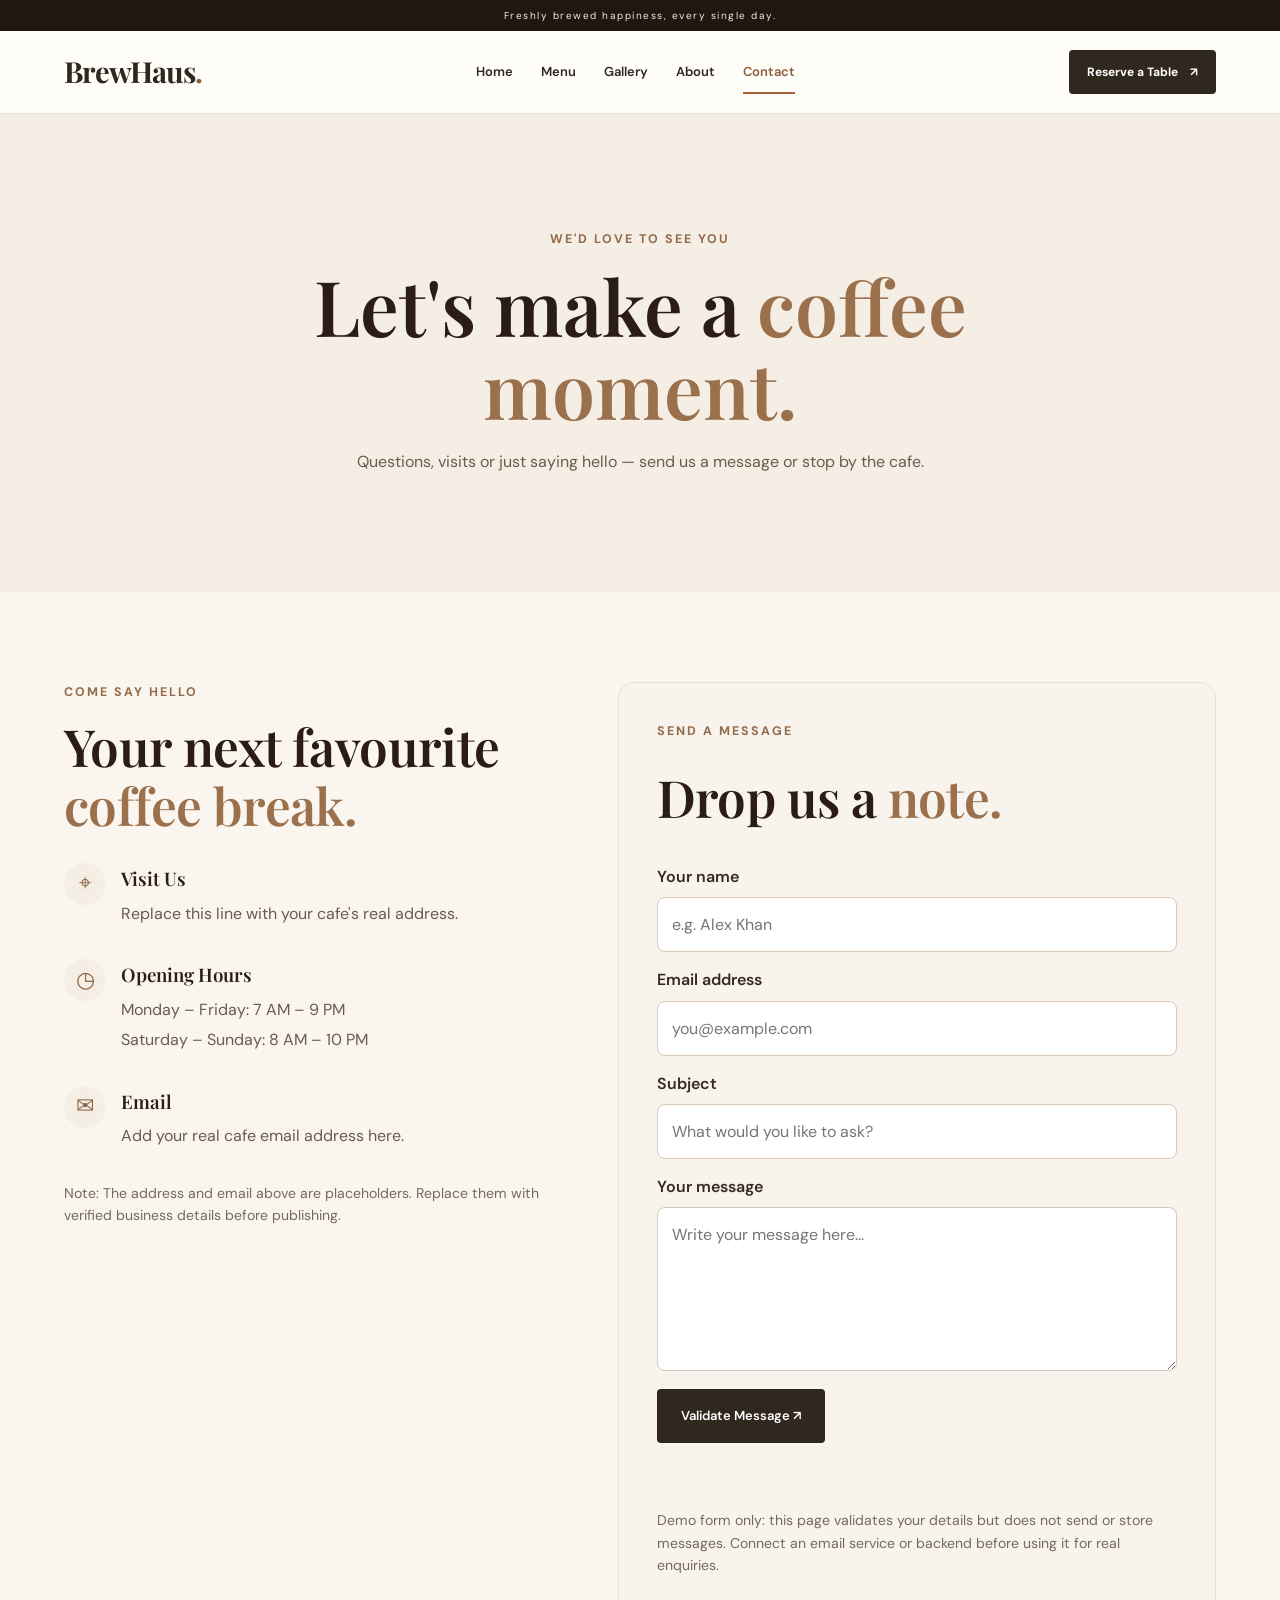
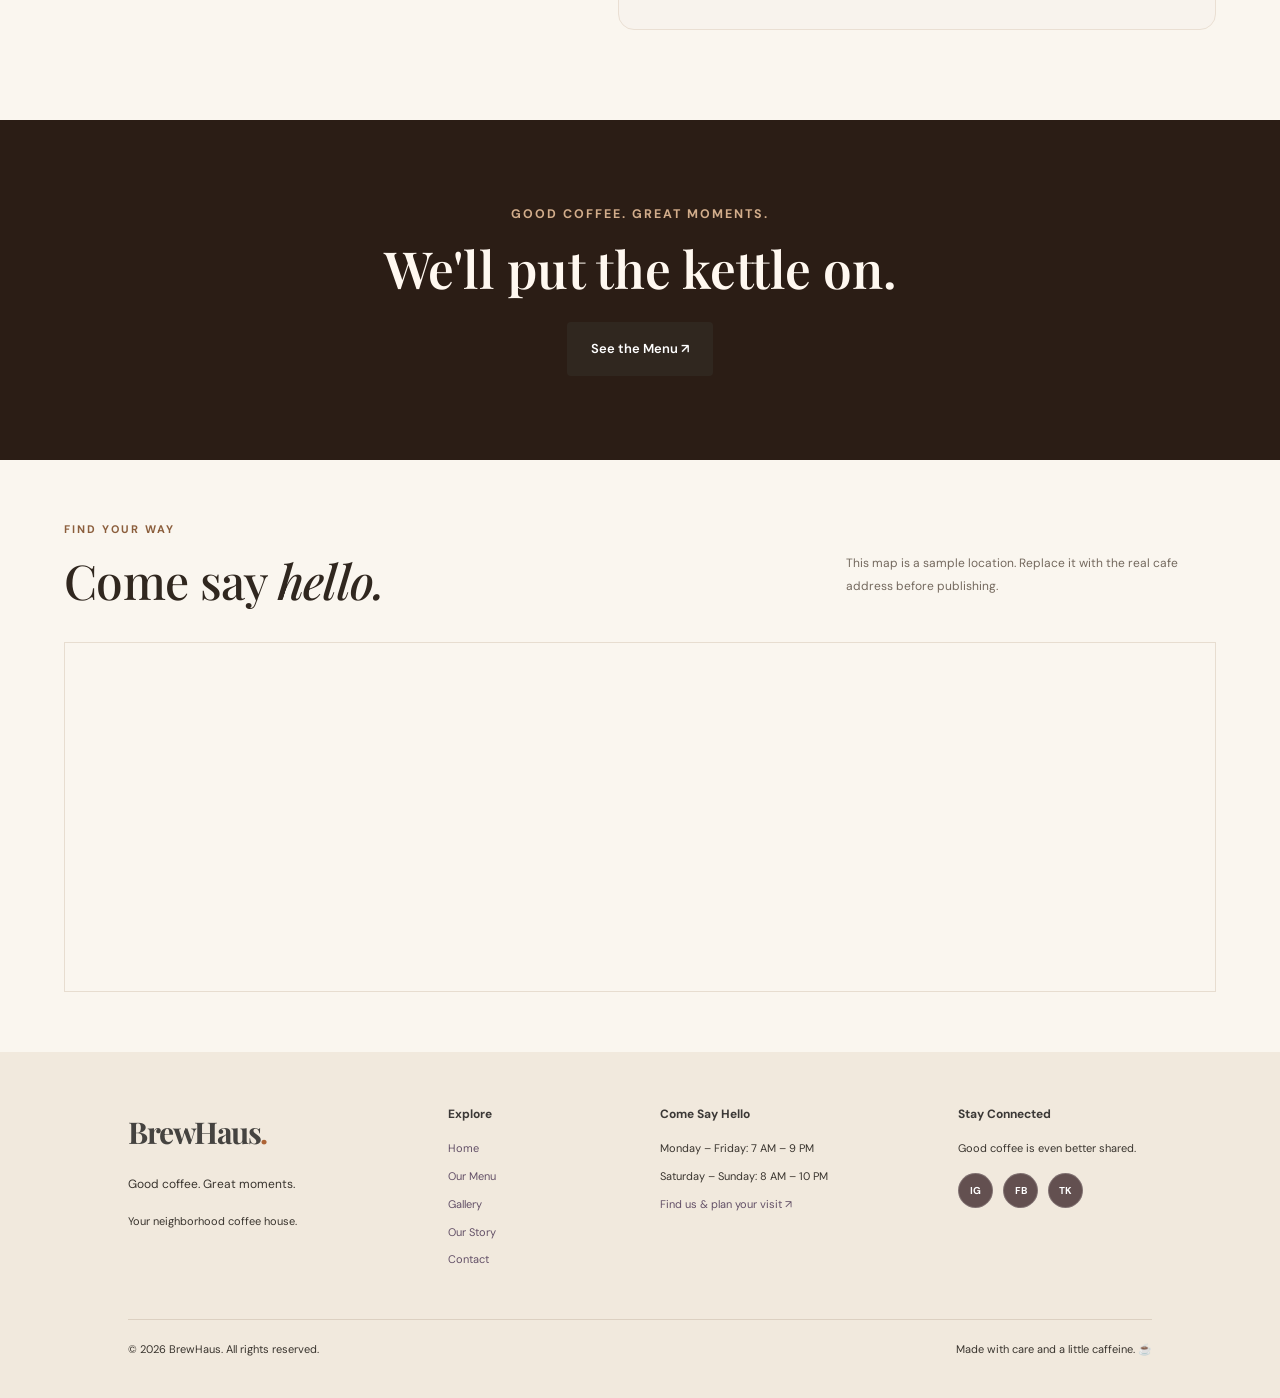
<file: contact.html>
<!DOCTYPE html>
<html lang="en">
<head>
  <meta charset="UTF-8">
  <meta name="viewport" content="width=device-width, initial-scale=1.0">
  <meta name="description" content="Contact BrewHaus Cafe, check opening hours and plan your visit.">
  <meta name="theme-color" content="#211710">
  <title>Contact & Visit | BrewHaus</title>
  <link rel="preconnect" href="https://fonts.googleapis.com">
  <link rel="preconnect" href="https://fonts.gstatic.com" crossorigin>
  <link href="https://fonts.googleapis.com/css2?family=DM+Sans:wght@400;500;600;700&family=Playfair+Display:wght@500;600;700&display=swap" rel="stylesheet">
  <link rel="stylesheet" href="css/style.css">
  <link rel="stylesheet" href="css/pages.css">
</head>
<body>
  <!-- Announcement bar -->
    <div class="announcement">
        <p>Freshly brewed happiness, every single day.</p>
    </div>

    <!-- Navigation -->
    <header class="site-header">
        <nav class="navbar container" aria-label="Main navigation">

            <a href="index.html" class="logo">
                BrewHaus<span>.</span>
            </a>

            <ul class="nav-links">
                <li><a href="index.html">Home</a></li>
                <li><a href="menu.html">Menu</a></li>
                <li><a href="gallery.html">Gallery</a></li>
                <li><a href="about.html">About</a></li>
                <li><a class="active" href="contact.html">Contact</a></li>
            </ul>

            <a href="contact.html" class="nav-cta">
                Reserve a Table <span aria-hidden="true">↗</span>
            </a>
        </nav>
    </header>

  <main>
    <section class="page-hero">
      <p class="eyebrow">WE'D LOVE TO SEE YOU</p>
      <h1>Let's make a <span>coffee moment.</span></h1>
      <p>Questions, visits or just saying hello — send us a message or stop by the cafe.</p>
    </section>
    <section class="page-section contact-layout">
      <div class="contact-details">
        <p class="eyebrow">COME SAY HELLO</p><h2>Your next favourite <span>coffee break.</span></h2>
        <div class="contact-detail"><span>⌖</span><div><h3>Visit Us</h3><p>Replace this line with your cafe's real address.</p></div></div>
        <div class="contact-detail"><span>◷</span><div><h3>Opening Hours</h3><p>Monday – Friday: 7 AM – 9 PM</p><p>Saturday – Sunday: 8 AM – 10 PM</p></div></div>
        <div class="contact-detail"><span>✉</span><div><h3>Email</h3><p>Add your real cafe email address here.</p></div></div>
        <p class="contact-note">Note: The address and email above are placeholders. Replace them with verified business details before publishing.</p>
      </div>
      <form id="contact-form" class="contact-form" novalidate>
        <p class="eyebrow">SEND A MESSAGE</p><h2>Drop us a <span>note.</span></h2>
        <label for="contact-name">Your name</label>
        <input id="contact-name" name="name" type="text" placeholder="e.g. Alex Khan" autocomplete="name" required minlength="2">
        <label for="contact-email">Email address</label>
        <input id="contact-email" name="email" type="email" placeholder="you@example.com" autocomplete="email" required>
        <label for="contact-subject">Subject</label>
        <input id="contact-subject" name="subject" type="text" placeholder="What would you like to ask?" required>
        <label for="contact-message">Your message</label>
        <textarea id="contact-message" name="message" rows="5" placeholder="Write your message here..." required minlength="10"></textarea>
        <button class="btn btn-primary" type="submit">Validate Message ↗</button>
        <p id="form-message" class="form-message" role="status" aria-live="polite"></p>
        <p class="contact-note">Demo form only: this page validates your details but does not send or store messages. Connect an email service or backend before using it for real enquiries.</p>
      </form>
    </section>
    <section class="page-cta"><p class="eyebrow">GOOD COFFEE. GREAT MOMENTS.</p><h2>We'll put the kettle on.</h2><a class="btn btn-primary" href="menu.html">See the Menu ↗</a>
    </section>
    <!-- Map Location Your Way -->
    <section class="section map-section" id="location">
            <div class="container">
                <div class="section-heading">
                    <div>
                        <p class="eyebrow">FIND YOUR WAY</p>
                        <h2>Come say <em>hello.</em></h2>
                    </div>
                    <p class="lead-small">This map is a sample location. Replace it with the real cafe address before
                        publishing.</p>
                </div>
                <div class="map-frame"><iframe title="Map showing Karachi, Pakistan as a sample location"
                        src="https://www.google.com/maps?q=Karachi%2C%20Pakistan&output=embed" loading="lazy"
                        referrerpolicy="no-referrer-when-downgrade" allowfullscreen></iframe></div>
            </div>
        </section>
  </main>
  <!-- Footer -->
    <footer class="site-footer">
        <div class="container footer-grid">

            <div class="footer-brand">
                <a href="index.html" class="footer-logo">BrewHaus<span>.</span></a>
                <p>Good coffee. Great moments.</p>
                <p class="footer-small">
                    Your neighborhood coffee house.
                </p>
            </div>

            <div class="footer-column">
                <h2>Explore</h2>
                <a href="index.html">Home</a>
                <a href="menu.html">Our Menu</a>
                <a href="gallery.html">Gallery</a>
                <a href="about.html">Our Story</a>
                <a href="contact.html">Contact</a>
            </div>

            <div class="footer-column">
                <h2>Come Say Hello</h2>
                <p>Monday – Friday: 7 AM – 9 PM</p>
                <p>Saturday – Sunday: 8 AM – 10 PM</p>
                <a href="contact.html">Find us & plan your visit ↗</a>
            </div>

            <div class="footer-column">
                <h2>Stay Connected</h2>
                <p>Good coffee is even better shared.</p>
                <div class="social-links">
                    <a href="https://www.instagram.com/" aria-label="Instagram">IG</a>
                    <a href="https://www.facebook.com/" aria-label="Facebook">FB</a>
                    <a href="https://www.tiktok.com/" aria-label="TikTok">TK</a>
                </div>
            </div>

        </div>

        <div class="container footer-bottom">
            <p>&copy; 2026 BrewHaus. All rights reserved.</p>
            <p>Made with care and a little caffeine. ☕</p>
        </div>
    </footer>

  <script src="js/main.js" defer></script>
</body>
</html>
</file>
<file: css/style.css>
/* ========================================
   BREWHAUS — DESIGN SYSTEM
======================================== */

:root {
    --dark: #211710;
    --dark-soft: #35251b;
    --cream: #faf6ef;
    --cream-dark: #eee3d4;
    --caramel: #ad6335;
    --caramel-light: #d49a67;
    --white: #ffffff;
    --muted: #74695e;
    --border: #e7ddd0;

    --font-heading: "Playfair Display", Georgia, serif;
    --font-body: "DM Sans", Arial, sans-serif;

    --container: 1200px;
    --page-padding: clamp(20px, 5vw, 76px);
}

/* Reset */

* {
    box-sizing: border-box;
}

html {
    scroll-behavior: smooth;
    scroll-padding-top: 90px;
}

body {
    margin: 0;
    font-family: var(--font-body);
    color: var(--dark);
    background: var(--cream);
    line-height: 1.7;
    -webkit-font-smoothing: antialiased;
}

img {
    display: block;
    width: 100%;
    max-width: 100%;
}

a {
    color: inherit;
}

button,
input,
textarea {
    font: inherit;
}

a:focus-visible,
button:focus-visible,
input:focus-visible,
textarea:focus-visible {
    outline: 3px solid var(--caramel-light);
    outline-offset: 4px;
}

::selection {
    color: var(--white);
    background: var(--caramel);
}

.container {
    width: min(
        calc(100% - var(--page-padding) * 2),
        var(--container)
    );
    margin-inline: auto;
}

.section-padding {
    padding-block: clamp(70px, 9vw, 115px);
}

.eyebrow {
    margin: 0 0 15px;
    color: var(--caramel);
    font-size: 11px;
    font-weight: 700;
    letter-spacing: 3px;
    text-transform: uppercase;
}

h1,
h2,
h3,
p {
    overflow-wrap: break-word;
}

h1,
h2,
h3 {
    font-family: var(--font-heading);
    font-weight: 600;
}

h2 {
    line-height: 1.2;
}

/* Announcement */

.announcement {
    padding: 7px 15px;
    background: var(--dark);
    color: #f7e9d8;
    text-align: center;
}

.announcement p {
    margin: 0;
    font-size: 10px;
    letter-spacing: 1.5px;
}

/* Navigation */

.site-header {
    position: relative;
    z-index: 5;
    background: var(--cream);
    border-bottom: 1px solid #2117100c;
}

.navbar {
    min-height: 82px;
    display: flex;
    align-items: center;
    justify-content: space-between;
    gap: 25px;
}

.logo,
.footer-logo {
    flex-shrink: 0;
    font-family: var(--font-heading);
    font-size: 30px;
    font-weight: 700;
    letter-spacing: -1.5px;
    text-decoration: none;
}

.logo span,
.footer-logo span {
    color: var(--caramel);
}

.nav-links {
    display: flex;
    flex-wrap: wrap;
    align-items: center;
    justify-content: center;
    gap: clamp(14px, 2.5vw, 32px);
    margin: 0;
    padding: 0;
    list-style: none;
}

.nav-links a {
    position: relative;
    display: inline-block;
    padding-block: 8px;
    font-size: 12px;
    font-weight: 600;
    text-decoration: none;
    transition: color 0.25s ease;
}

.nav-links a::after {
    position: absolute;
    right: 0;
    bottom: 0;
    left: 0;
    height: 2px;
    background: var(--caramel);
    content: "";
    transform: scaleX(0);
    transform-origin: left;
    transition: transform 0.25s ease;
}

.nav-links a:hover,
.nav-links a.active {
    color: var(--caramel);
}

.nav-links a:hover::after,
.nav-links a.active::after {
    transform: scaleX(1);
}

.nav-cta {
    display: inline-flex;
    align-items: center;
    justify-content: center;
    gap: 12px;
    padding: 12px 17px;
    border-radius: 4px;
    background: var(--caramel);
    color: var(--white);
    font-size: 11px;
    font-weight: 700;
    text-decoration: none;
    transition: background 0.25s ease, transform 0.25s ease;
}

.nav-cta:hover {
    background: var(--dark);
    transform: translateY(-2px);
}

/* Hero */

.hero {
    position: relative;
    isolation: isolate;
    display: flex;
    align-items: center;
    min-height: clamp(500px, 49vw, 650px);
    overflow: hidden;
    background-color: var(--dark);
    background-image: url("https://images.unsplash.com/photo-1442512595331-e89e73853f31?auto=format&fit=crop&w=2000&q=85");
    background-position: center 53%;
    background-size: cover;
    color: var(--white);
}

.hero-overlay {
    position: absolute;
    z-index: -1;
    inset: 0;
    background:
        linear-gradient(
            90deg,
            rgba(25, 17, 12, 0.94) 0%,
            rgba(25, 17, 12, 0.83) 34%,
            rgba(25, 17, 12, 0.30) 68%,
            rgba(25, 17, 12, 0.12) 100%
        );
}

.hero-content {
    padding-block: 80px;
    animation: hero-enter 0.8s ease both;
}

.hero-eyebrow {
    color: #e9b07b;
}

.hero h1 {
    max-width: 720px;
    margin: 20px 0;
    font-size: clamp(49px, 7vw, 88px);
    line-height: 1.08;
    letter-spacing: -2.8px;
}

.hero h1 span {
    color: #d99a61;
    font-style: italic;
}

.hero-description {
    max-width: 450px;
    margin: 0;
    color: #f0e6dc;
    font-size: clamp(14px, 1.5vw, 17px);
    line-height: 1.9;
}

.hero-actions {
    display: flex;
    flex-wrap: wrap;
    align-items: center;
    gap: 27px;
    margin-top: 32px;
}

.btn {
    display: inline-flex;
    align-items: center;
    justify-content: center;
    gap: 16px;
    padding: 14px 21px;
    border: 1px solid transparent;
    border-radius: 4px;
    font-size: 12px;
    font-weight: 700;
    text-decoration: none;
    transition:
        background 0.25s ease,
        color 0.25s ease,
        transform 0.25s ease,
        border-color 0.25s ease;
}

.btn:hover {
    transform: translateY(-3px);
}

.btn-primary {
    background: var(--caramel);
    color: var(--white);
}

.btn-primary:hover {
    background: #c17b49;
}

.btn-dark {
    margin-top: 16px;
    background: var(--dark);
    color: var(--white);
}

.btn-dark:hover {
    background: var(--caramel);
}

.story-link {
    display: inline-flex;
    align-items: center;
    gap: 12px;
    color: var(--white);
    font-size: 12px;
    font-weight: 600;
    text-decoration: none;
}

.play-icon {
    display: grid;
    width: 39px;
    height: 39px;
    place-items: center;
    border: 1px solid #ffffffa6;
    border-radius: 50%;
    font-size: 10px;
    transition: background 0.25s ease;
}

.story-link:hover .play-icon {
    background: var(--caramel);
}

.hero-note {
    display: flex;
    align-items: center;
    gap: 12px;
    margin-top: 48px;
}

.note-line {
    width: 36px;
    height: 1px;
    background: var(--caramel-light);
}

.hero-note p {
    margin: 0;
    color: #e3d2c2;
    font-size: 11px;
    letter-spacing: 0.5px;
}

.hero-stamp {
    position: absolute;
    right: 5%;
    bottom: 36px;
    display: flex;
    flex-direction: column;
    align-items: center;
    color: #f7e8d8;
    font-family: var(--font-heading);
    font-size: 11px;
    font-style: italic;
    letter-spacing: 2px;
    transform: rotate(-8deg);
}

.hero-stamp span {
    font-size: 32px;
}

/* Benefits strip */

.benefits {
    padding-block: 32px;
    border-bottom: 1px solid var(--border);
    background: #fffdf9;
}

.benefits-grid {
    display: grid;
    grid-template-columns: repeat(4, minmax(0, 1fr));
}

.benefit {
    padding: 12px 22px;
    text-align: center;
}

.benefit + .benefit {
    border-left: 1px solid var(--border);
}

.benefit-icon {
    display: inline-block;
    color: var(--caramel);
    font-size: 30px;
    transition: transform 0.25s ease;
}

.benefit:hover .benefit-icon {
    transform: translateY(-4px);
}

.benefit h2 {
    margin: 8px 0 4px;
    font-size: 17px;
}

.benefit p {
    max-width: 220px;
    margin: 0 auto;
    color: var(--muted);
    font-size: 12px;
    line-height: 1.7;
}

/* Section headings */

.section-heading {
    display: flex;
    align-items: end;
    justify-content: space-between;
    gap: 25px;
    margin-bottom: 37px;
}

.section-heading h2,
.story-content h2,
.testimonials h2 {
    margin: 0;
    font-size: clamp(36px, 4.5vw, 55px);
    letter-spacing: -1.4px;
}

.section-heading h2 span,
.story-content h2 span,
.testimonials h2 span {
    color: var(--caramel);
    font-style: italic;
}

.section-description {
    margin: 10px 0 0;
    color: var(--muted);
    font-size: 14px;
}

.text-link {
    display: inline-flex;
    align-items: center;
    flex-shrink: 0;
    gap: 9px;
    padding-bottom: 6px;
    color: var(--caramel);
    font-size: 12px;
    font-weight: 700;
    text-decoration: none;
}

.text-link:hover {
    color: var(--dark);
}

/* Product cards */

.specialties {
    background:
        radial-gradient(ellipse at top right, #eee0cd 0, transparent 48%),
        var(--cream);
}

.product-grid {
    display: grid;
    grid-template-columns: repeat(4, minmax(0, 1fr));
    gap: 22px;
}

.product-card {
    min-width: 0;
    overflow: hidden;
    border: 1px solid #2117100d;
    border-radius: 7px;
    background: #fffdf9;
    box-shadow: 0 8px 25px #35251b06;
    transition:
        transform 0.3s ease,
        box-shadow 0.3s ease;
}

.product-card:hover {
    transform: translateY(-7px);
    box-shadow: 0 20px 40px #35251b12;
}

.product-image {
    position: relative;
    display: block;
    height: 215px;
    overflow: hidden;
    background: var(--cream-dark);
}

.product-image img {
    height: 100%;
    object-fit: cover;
    transition: transform 0.6s ease;
}

.product-card:hover .product-image img {
    transform: scale(1.07);
}

.product-tag {
    position: absolute;
    top: 13px;
    left: 13px;
    padding: 6px 9px;
    border-radius: 2px;
    background: #faf6efed;
    color: var(--dark);
    font-size: 9px;
    font-weight: 700;
    letter-spacing: 1px;
}

.product-info {
    padding: 18px 17px 20px;
}

.product-title {
    display: flex;
    flex-wrap: wrap;
    align-items: baseline;
    justify-content: space-between;
    gap: 6px;
}

.product-title h3 {
    margin: 0;
    font-size: 17px;
}

.product-title > span {
    color: var(--caramel);
    font-size: 13px;
    font-weight: 700;
}

.product-info > p {
    min-height: 48px;
    margin: 9px 0 15px;
    color: var(--muted);
    font-size: 12px;
    line-height: 1.8;
}

.product-link {
    display: inline-block;
    color: var(--caramel);
    font-size: 11px;
    font-weight: 700;
    text-decoration: none;
}

.product-link:hover {
    text-decoration: underline;
}

/* Our story */

.our-story {
    background: #fffdf9;
}

.story-grid {
    display: grid;
    grid-template-columns: 1.08fr 0.92fr;
    align-items: center;
    gap: clamp(40px, 8vw, 100px);
}

.story-image {
    position: relative;
    min-width: 0;
}

.story-image > img {
    height: 440px;
    border-radius: 5px;
    object-fit: cover;
}

.story-badge {
    position: absolute;
    right: -24px;
    bottom: 25px;
    display: flex;
    flex-direction: column;
    align-items: center;
    gap: 3px;
    min-width: 120px;
    padding: 17px;
    border: 1px solid #d9c2a5;
    background: var(--cream);
    color: var(--dark);
    text-align: center;
    transform: rotate(3deg);
}

.story-badge span {
    font-size: 10px;
    color: var(--muted);
}

.story-badge strong {
    font-family: var(--font-heading);
    font-size: 19px;
}

.story-content > p:not(.eyebrow) {
    color: var(--muted);
    font-size: 14px;
    line-height: 2;
}

.story-content h2 {
    margin-bottom: 22px;
}

/* Testimonials */

.testimonials {
    position: relative;
    overflow: hidden;
    background:
        linear-gradient(#241810ee, #241810f2),
        url("https://images.unsplash.com/photo-1442512595331-e89e73853f31?auto=format&fit=crop&w=1800&q=75")
        center / cover;
    color: var(--white);
    text-align: center;
}

.testimonials .eyebrow {
    color: #dca16c;
}

.testimonials h2 {
    margin-bottom: 44px;
}

.testimonials h2 span {
    color: #dca16c;
}

.testimonial-grid {
    display: grid;
    grid-template-columns: repeat(3, minmax(0, 1fr));
    gap: 22px;
    text-align: left;
}

.testimonial-card {
    padding: 28px;
    border: 1px solid #ffffff25;
    border-radius: 5px;
    background: #ffffff08;
}

.featured-review {
    border-color: #c68b58;
    background: #ffffff12;
}

.stars {
    color: #e9b16e;
    font-size: 14px;
    letter-spacing: 3px;
}

.testimonial-card blockquote {
    margin: 20px 0 26px;
    color: #f3e7dc;
    font-family: var(--font-heading);
    font-size: 17px;
    line-height: 1.8;
}

.customer-name {
    margin: 0;
    font-size: 12px;
    font-weight: 700;
}

.customer-detail {
    margin: 4px 0 0;
    color: #c7b8a9;
    font-size: 11px;
}

.review-note {
    margin: 24px 0 0;
    color: #c7b8a9;
    font-size: 10px;
}

/* Visit call to action */

.visit-cta {
    padding: 75px 20px;
    background:
        radial-gradient(ellipse at 50% 0, #d6b18a45, transparent 60%),
        var(--cream-dark);
    text-align: center;
}

.visit-content h2 {
    margin: 0;
    font-size: clamp(38px, 5vw, 62px);
    line-height: 1.15;
    letter-spacing: -1.5px;
}

.visit-content > p:not(.eyebrow) {
    margin: 16px 0 27px;
    color: var(--muted);
    font-size: 14px;
}

/* Footer */

.site-footer {
    padding-top: 65px;
    background: var(--dark);
    color: #f5ece2;
}

.footer-grid {
    display: grid;
    grid-template-columns: 1.3fr 0.8fr 1.2fr 0.9fr;
    gap: 40px;
    padding-bottom: 50px;
}

.footer-logo {
    font-size: 30px;
}

.footer-brand > p {
    margin: 10px 0;
    color: #c9b9a8;
    font-size: 13px;
}

.footer-brand .footer-small {
    font-size: 11px;
}

.footer-column {
    display: flex;
    flex-direction: column;
    align-items: flex-start;
    gap: 9px;
}

.footer-column h2 {
    margin: 0 0 9px;
    font-family: var(--font-body);
    font-size: 12px;
    font-weight: 700;
}

.footer-column a,
.footer-column p {
    margin: 0;
    color: #39342e;
    font-size: 11px;
    text-decoration: none;
}

.footer-column a:hover {
    color: #8d8d8d;
}

.social-links {
    display: flex;
    gap: 10px;
    margin-top: 6px;
}

.social-links a {
    display: grid;
    width: 35px;
    height: 35px;
    place-items: center;
    border: 1px solid #ffffff30;
    border-radius: 50%;
    color: var(--white) !important;
    background-color: #635050;
    font-size: 10px;
    font-weight: 700;
    transition: background 0.2s ease;
}

.social-links a:hover {
    background: var(--caramel);
    color: #ffff;
}

.footer-bottom {
    display: flex;
    flex-wrap: wrap;
    justify-content: space-between;
    gap: 12px;
    padding-block: 19px;
    border-top: 1px solid #ffffff20;
}

.footer-bottom p {
    margin: 0;
    color: #bbaa99;
    font-size: 10px;
}

/* Map Location */

.section {
        padding-block: 60px
    }

    .section-heading {
    display: flex;
    align-items: end;
    justify-content: space-between;
    gap: 25px;
    margin-bottom: 32px;
}

    .eyebrow {
    margin: 0 0 14px;
    color: var(--brown);
    font-size: 10px;
    font-weight: 700;
    letter-spacing: 2px;
} 
.section-heading h2, .story-copy h2, .contact-details h2, .contact-form h2 {
    margin: 0;
    font-family: "Playfair Display", serif;
    font-size: clamp(34px, 4vw, 48px);
    line-height: 1.2;
    font-weight: 500;
    letter-spacing: -.6px;
}
em {
    color: var(--brown);
    font-weight: 500;
}

.lead-small {
    max-width: 370px;
    color: var(--muted);
    font-size: 12px;
    line-height: 1.9;
}
.map-frame {
    height: 350px;
    border: 1px solid var(--border);
    background: var(--cream);
}

.map-frame iframe {
    width: 100%;
    height: 100%;
    border: 0;
}

/* Animation */

@keyframes hero-enter {
    from {
        opacity: 0;
        transform: translateY(18px);
    }

    to {
        opacity: 1;
        transform: translateY(0);
    }
}

/* Tablet */

@media (max-width: 1000px) {
    .navbar {
        flex-wrap: wrap;
        justify-content: space-between;
        padding-block: 18px;
    }

    .nav-links {
        order: 3;
        width: 100%;
    }

    .product-grid {
        grid-template-columns: repeat(2, minmax(0, 1fr));
    }

    .product-image {
        height: 250px;
    }

    .story-grid {
        gap: 45px;
    }

    .footer-grid {
        grid-template-columns: repeat(2, minmax(0, 1fr));
    }
}

/* Mobile */

@media (max-width: 650px) {
    :root {
        --page-padding: 20px;
    }

    .announcement p {
        font-size: 9px;
    }

    .navbar {
        gap: 15px;
    }

    .logo {
        font-size: 27px;
    }

    .nav-cta {
        padding: 10px 12px;
        font-size: 10px;
    }

    .nav-links {
        gap: 10px 20px;
    }

    .nav-links a {
        font-size: 12px;
    }

    .hero {
        min-height: 580px;
        background-position: 58% center;
    }

    .hero-overlay {
        background: linear-gradient(
            90deg,
            rgba(25, 17, 12, 0.91),
            rgba(25, 17, 12, 0.62)
        );
    }

    .hero-content {
        padding-block: 65px;
    }

    .hero h1 {
        font-size: clamp(46px, 11vw, 65px);
        letter-spacing: -2px;
    }

    .hero-description {
        max-width: 390px;
        font-size: 14px;
    }

    .hero-actions {
        align-items: flex-start;
        flex-direction: column;
        gap: 20px;
    }

    .hero-note {
        margin-top: 35px;
    }

    .hero-stamp {
        right: 20px;
        bottom: 15px;
        font-size: 9px;
    }

    .benefits-grid {
        grid-template-columns: repeat(2, minmax(0, 1fr));
        row-gap: 20px;
    }

    .benefit {
        padding: 12px 8px;
    }

    .benefit:nth-child(3) {
        border-left: none;
    }

    .benefit h2 {
        font-size: 15px;
    }

    .benefit p {
        font-size: 11px;
    }

    .section-heading {
        align-items: flex-start;
        flex-direction: column;
        gap: 15px;
    }

    .section-heading h2,
    .story-content h2,
    .testimonials h2 {
        font-size: 39px;
    }

    .product-grid {
        gap: 13px;
    }

    .product-image {
        height: 165px;
    }

    .product-info {
        padding: 14px 12px 16px;
    }

    .product-title h3 {
        font-size: 15px;
    }

    .product-title > span {
        font-size: 12px;
    }

    .product-info > p {
        min-height: 66px;
        font-size: 11px;
    }

    .product-tag {
        top: 8px;
        left: 8px;
        padding: 5px 6px;
        font-size: 8px;
    }

    .story-grid {
        grid-template-columns: 1fr;
        gap: 38px;
    }

    .story-image > img {
        height: 330px;
    }

    .story-badge {
        right: -5px;
    }

    .testimonial-grid {
        grid-template-columns: 1fr;
    }

    .testimonial-card {
        padding: 23px;
    }

    .visit-cta {
        padding-block: 65px;
    }

    .visit-content h2 {
        font-size: 40px;
    }

    .footer-grid {
        grid-template-columns: 1fr 1fr;
        gap: 32px 20px;
    }

    .footer-bottom {
        flex-direction: column;
    }

    /* Location Map */

    .section-heading {
        align-items: flex-start;
        flex-direction: column;
        gap: 12px
    }

        .section {
        padding-block: 60px;
    }

    .section-heading {
        align-items: flex-start;
        flex-direction: column;
        gap: 12px;
    }

    .map-frame {
        height: 300px;
    }
}

/* Small phones */

@media (max-width: 380px) {
    .nav-links {
        gap: 8px 13px;
    }

    .nav-links a {
        font-size: 11px;
    }

    .nav-cta {
        font-size: 9px;
    }

    .product-grid {
        grid-template-columns: 1fr;
    }

    .product-image {
        height: 230px;
    }

    .product-info > p {
        min-height: 0;
    }

    .hero h1 {
        font-size: 44px;
    }

    .footer-grid {
        grid-template-columns: 1fr;
    }
}

/* Respect reduced-motion preferences */

@media (prefers-reduced-motion: reduce) {
    html {
        scroll-behavior: auto;
    }

    *,
    *::before,
    *::after {
        animation-duration: 0.01ms !important;
        animation-iteration-count: 1 !important;
        transition-duration: 0.01ms !important;
    }
}



/* ==========================================
   BREWHAUS - SHARED PREMIUM DESIGN
   Menu Page
========================================== */

:root {
  --brew-cream: #f7f3eb;
  --brew-paper: #fffdf8;
  --brew-dark: #30271f;
  --brew-brown: #8b5e3c;
  --brew-muted: #786d62;
  --brew-border: #e8dfd3;
}

body {
  font-family: "DM Sans", sans-serif;
  color: var(--brew-dark);
  background: var(--brew-pape r);
}

/* Announcement bar */
.announcement-bar {
  padding: 10px 16px;
  background: var(--brew-dark);
  color: #f8f1e7;
  text-align: center;
  font-size: 12px;
  letter-spacing: 0.3px;
}

.announcement-bar a {
  margin-left: 8px;
  color: #e4bd91;
  text-decoration: underline;
  text-underline-offset: 3px;
}

/* Shared navigation */
.site-header {
  position: relative;
  z-index: 10;
  background: var(--brew-paper);
  border-bottom: 1px solid var(--brew-border);
}

.navbar {
  width: min(1200px, 90%);
  min-height: 82px;
  margin: 0 auto;
  display: flex;
  align-items: center;
  justify-content: space-between;
  gap: 24px;
}

.logo {
  color: var(--brew-dark);
  font-family: "Playfair Display", serif;
  font-size: 29px;
  font-weight: 700;
  text-decoration: none;
  letter-spacing: -1px;
}

.logo span {
  color: var(--brew-brown);
}

.nav-links {
  display: flex;
  align-items: center;
  gap: 27px;
}

.nav-links a {
  color: var(--brew-dark);
  text-decoration: none;
  font-size: 13px;
  transition: color 0.2s;
}

.nav-links a:hover,
.nav-links a.active {
  color: var(--brew-brown);
}

.nav-cta {
  display: inline-flex;
  gap: 12px;
  align-items: center;
  padding: 12px 18px;
  background: var(--brew-dark);
  color: white;
  text-decoration: none;
  font-size: 12px;
  transition: background 0.2s;
}

.nav-cta:hover {
  background: var(--brew-brown);
}

/* Shared buttons */
.btn {
  display: inline-flex;
  justify-content: center;
  align-items: center;
  gap: 10px;
  padding: 15px 23px;
  font-family: inherit;
  font-size: 13px;
  font-weight: 600;
  text-decoration: none;
  transition: transform 0.2s, background 0.2s;
}

.btn:hover {
  transform: translateY(-2px);
}

.btn-primary {
  background: var(--brew-dark);
  color: white;
}

.btn-primary:hover {
  background: var(--brew-brown);
}

.btn-light {
  background: var(--brew-paper);
  color: var(--brew-dark);
}

/* Menu hero */
.menu-hero {
  display: grid;
  grid-template-columns: 1fr 0.9fr;
  align-items: center;
  gap: 65px;
  width: min(1200px, 90%);
  margin: 0 auto;
  padding: 75px 0 90px;
}

.menu-hero-content h1 {
  margin: 20px 0;
  font-family: "Playfair Display", serif;
  font-size: clamp(42px, 5.5vw, 70px);
  font-weight: 500;
  line-height: 1.1;
  letter-spacing: -1.5px;
}

.menu-hero-content h1 span,
.section-heading h2 span,
.menu-cta h2 span {
  color: var(--brew-brown);
  font-style: italic;
}

.eyebrow {
  margin: 0 0 14px;
  color: var(--brew-brown);
  font-size: 11px;
  font-weight: 700;
  letter-spacing: 2px;
}

.menu-hero-description {
  max-width: 450px;
  margin: 0 0 28px;
  color: var(--brew-muted);
  font-size: 14px;
  line-height: 1.9;
}

.menu-hero-image {
  position: relative;
  min-width: 0;
}

.menu-hero-image > img {
  display: block;
  width: 100%;
  height: 440px;
  object-fit: cover;
}

.image-note {
  position: absolute;
  right: -18px;
  bottom: 22px;
  display: flex;
  align-items: center;
  gap: 13px;
  padding: 17px 20px;
  background: var(--brew-paper);
  box-shadow: 0 10px 35px #30271f16;
}

.image-note > span {
  font-size: 27px;
}

.image-note strong {
  font-family: "Playfair Display", serif;
  font-size: 15px;
}

.image-note p {
  margin: 5px 0 0;
  color: var(--brew-muted);
  font-size: 11px;
}

/* Menu section */
.menu-section {
  padding: 85px max(5%, calc((100% - 1200px) / 2)) 100px;
  background: var(--brew-cream);
}

.section-heading {
  display: flex;
  align-items: end;
  justify-content: space-between;
  gap: 30px;
  margin-bottom: 32px;
}

.section-heading h2 {
  margin: 0;
  font-family: "Playfair Display", serif;
  font-size: clamp(34px, 4vw, 48px);
  font-weight: 500;
  letter-spacing: -0.7px;
}

.section-description {
  max-width: 360px;
  margin: 0;
  color: var(--brew-muted);
  font-size: 13px;
  line-height: 1.9;
}

/* Category buttons */
.menu-filters {
  display: flex;
  flex-wrap: wrap;
  gap: 10px;
  margin-bottom: 32px;
}

.filter-btn {
  padding: 11px 20px;
  border: 1px solid #dcd1c3;
  border-radius: 0;
  background: transparent;
  color: var(--brew-dark);
  font-family: inherit;
  font-size: 12px;
  cursor: pointer;
  transition: 0.2s;
}

.filter-btn:hover,
.filter-btn.active {
  background: var(--brew-dark);
  border-color: var(--brew-dark);
  color: white;
}

/* Product cards */
.menu-grid {
  display: grid;
  grid-template-columns: repeat(3, minmax(0, 1fr));
  gap: 25px;
}

.menu-card {
  min-width: 0;
  overflow: hidden;
  background: var(--brew-paper);
  border: 1px solid #e8dfd3;
  transition: transform 0.25s, box-shadow 0.25s;
}

.menu-card:hover {
  transform: translateY(-5px);
  box-shadow: 0 14px 35px #30271f12;
}

.menu-card-image {
  position: relative;
  overflow: hidden;
  background: #e9dfd2;
}

.menu-card-image img {
  display: block;
  width: 100%;
  height: 250px;
  object-fit: cover;
  transition: transform 0.4s;
}

.menu-card:hover .menu-card-image img {
  transform: scale(1.04);
}

.product-tag {
  position: absolute;
  top: 15px;
  left: 15px;
  padding: 7px 10px;
  background: var(--brew-paper);
  color: var(--brew-dark);
  font-size: 9px;
  font-weight: 700;
  letter-spacing: 1px;
}

.menu-card-info {
  padding: 21px;
}

.product-title-row {
  display: flex;
  justify-content: space-between;
  align-items: start;
  gap: 10px;
}

.product-title-row h3 {
  margin: 0;
  font-family: "Playfair Display", serif;
  font-size: 19px;
  font-weight: 600;
}

.menu-price {
  flex-shrink: 0;
  color: var(--brew-brown);
  font-size: 13px;
  font-weight: 700;
}

.menu-card-info > p {
  margin: 11px 0 0;
  color: var(--brew-muted);
  font-size: 12px;
  line-height: 1.8;
}

/* Call-to-action section */
.menu-cta {
  padding: 85px 20px;
  background: var(--brew-dark);
  color: var(--brew-paper);
  text-align: center;
}

.menu-cta .eyebrow {
  color: #d6ad84;
}

.menu-cta h2 {
  max-width: 700px;
  margin: 15px auto;
  font-family: "Playfair Display", serif;
  font-size: clamp(34px, 5vw, 52px);
  font-weight: 500;
  line-height: 1.2;
}

.menu-cta h2 span {
  color: #d6ad84;
}

.menu-cta > p:not(.eyebrow) {
  margin: 20px 0 28px;
  color: #d0c4b7;
  font-size: 13px;
  line-height: 1.8;
}

/* Shared footer */
.site-footer {
  padding: 55px max(5%, calc((100% - 1200px) / 2)) 20px;
  background: #f1e9dd;
  color: var(--brew-dark);
}

.footer-main {
  display: grid;
  grid-template-columns: 2fr 1fr 1fr;
  gap: 50px;
  padding-bottom: 40px;
}

.footer-brand > p {
  margin-top: 15px;
  color: var(--brew-muted);
  font-size: 12px;
  line-height: 1.9;
}

.footer-links {
  display: flex;
  flex-direction: column;
  align-items: start;
  gap: 12px;
}

.footer-links h3 {
  margin: 5px 0 8px;
  font-family: "Playfair Display", serif;
  font-size: 16px;
}

.footer-links a {
  color: var(--brew-muted);
  font-size: 12px;
  text-decoration: none;
}

.footer-links a:hover {
  color: var(--brew-brown);
}

.footer-bottom {
  display: flex;
  justify-content: space-between;
  flex-wrap: wrap;
  gap: 10px;
  padding-top: 20px;
  border-top: 1px solid #dcd0c1;
}

.footer-bottom p {
  margin: 0;
  color: var(--brew-muted);
  font-size: 11px;
}

/* Responsive layout */
@media (max-width: 900px) {
  .navbar {
    width: 92%;
    gap: 15px;
  }

  .nav-links {
    gap: 14px;
  }

  .nav-links a {
    font-size: 12px;
  }

  .menu-hero {
    gap: 35px;
  }

  .menu-hero-image > img {
    height: 370px;
  }

  .menu-grid {
    grid-template-columns: repeat(2, minmax(0, 1fr));
  }

  .section-heading {
    align-items: start;
    flex-direction: column;
  }
}

@media (max-width: 650px) {
  .announcement-bar {
    font-size: 10px;
    line-height: 1.8;
  }

  .navbar {
    padding: 18px 0;
    flex-wrap: wrap;
  }

  .logo {
    font-size: 25px;
  }

  .nav-links {
    order: 3;
    width: 100%;
    justify-content: center;
    flex-wrap: wrap;
    gap: 13px 18px;
  }

  .nav-cta {
    padding: 10px 12px;
    font-size: 11px;
  }

  .menu-hero {
    grid-template-columns: 1fr;
    width: 90%;
    padding: 55px 0 65px;
    gap: 35px;
  }

  .menu-hero-content h1 {
    font-size: clamp(42px, 11vw, 58px);
  }

  .menu-hero-image > img {
    height: 330px;
  }

  .image-note {
    right: 10px;
    bottom: 12px;
  }

  .menu-section {
    padding: 60px 5%;
  }

  .menu-grid {
    grid-template-columns: 1fr;
    gap: 22px;
  }

  .menu-card-image img {
    height: 260px;
  }

  .menu-filters {
    gap: 8px;
  }

  .filter-btn {
    padding: 10px 14px;
    font-size: 11px;
  }

  .menu-cta {
    padding: 65px 20px;
  }

  .footer-main {
    grid-template-columns: 1fr 1fr;
    gap: 30px 20px;
  }

  .footer-brand {
    grid-column: 1 / -1;
  }

  .footer-bottom {
    flex-direction: column;
  }
}

@media (max-width: 380px) {
  .nav-links {
    gap: 12px;
  }

  .nav-links a {
    font-size: 11px;
  }

  .product-title-row {
    flex-wrap: wrap;
  }

  .menu-card-info {
    padding: 17px;
  }
}

@media (prefers-reduced-motion: reduce) {
  .menu-card,
  .menu-card-image img,
  .btn,
  .nav-cta {
    transition: none;
  }

  .menu-card:hover,
  .btn:hover {
    transform: none;
  }
}
</file>
<file: css/pages.css>
/* BrewHaus extra pages. This file supplements, and does not replace, css/style.css. */
.page-hero {
  padding: clamp(64px, 9vw, 120px) 6vw;
  text-align: center;
  background: #f5eee5;
  color: #2b1d15;
}
.page-hero .eyebrow, .page-section .eyebrow, .values-section .eyebrow {
  color: #936b4b;
  font-size: .78rem;
  font-weight: 700;
  letter-spacing: .16em;
}
.page-hero h1 {
  max-width: 900px;
  margin: 14px auto;
  font: 600 clamp(2.5rem, 6vw, 5rem)/1.08 "Playfair Display", Georgia, serif;
}
.page-hero h1 span, .story-copy h2 span, .values-section h2 span,
.contact-details h2 span, .contact-form h2 span { color: #9b704c; }
.page-hero > p:last-child {
  max-width: 650px;
  margin: 18px auto 0;
  line-height: 1.8;
  color: #6c5a4d;
}
.page-section { max-width: 1200px; margin: auto; padding: clamp(48px, 7vw, 90px) 24px; }
.gallery-grid { display: grid; grid-template-columns: repeat(3, minmax(0, 1fr)); gap: 22px; }
.gallery-item { margin: 0; overflow: hidden; border-radius: 14px; background: #f5eee5; }
.gallery-item img { display: block; width: 100%; height: 290px; object-fit: cover; transition: transform .35s ease; }
.gallery-item:hover img { transform: scale(1.04); }
.gallery-item figcaption { padding: 15px 18px; color: #3a291e; font-weight: 600; }
.page-cta { padding: clamp(48px, 7vw, 84px) 24px; text-align: center; background: #2b1d15; color: #fff8f0; }
.page-cta .eyebrow { color: #d2ad8b; font-size: .78rem; font-weight: 700; letter-spacing: .16em; }
.page-cta h2 { margin: 12px auto 24px; font: 600 clamp(2rem, 4vw, 3.5rem)/1.15 "Playfair Display", Georgia, serif; }
.story-layout { display: grid; grid-template-columns: 1fr 1fr; gap: clamp(28px, 5vw, 70px); align-items: center; }
.story-photo img { display: block; width: 100%; min-height: 360px; max-height: 580px; object-fit: cover; border-radius: 14px; }
.story-copy h2, .contact-details h2, .contact-form h2, .values-section h2 { font: 600 clamp(2rem, 4vw, 3.2rem)/1.15 "Playfair Display", Georgia, serif; margin: 12px 0 22px; color: #2b1d15; }
.story-copy p:not(.eyebrow) { color: #6c5a4d; line-height: 1.85; margin-bottom: 16px; }
.values-section { padding: clamp(48px, 7vw, 90px) 24px; background: #f8f3ed; }
.values-section > .section-heading, .values-grid { max-width: 1150px; margin-left: auto; margin-right: auto; }
.values-grid { display: grid; grid-template-columns: repeat(3, minmax(0, 1fr)); gap: 20px; margin-top: 30px; }
.value-card { padding: 28px; background: #fff; border: 1px solid #eadfd3; border-radius: 14px; }
.value-card > span { font-size: 2rem; }
.value-card h3 { font: 600 1.35rem "Playfair Display", Georgia, serif; color: #2b1d15; }
.value-card p { line-height: 1.7; color: #6c5a4d; }
.contact-layout { display: grid; grid-template-columns: .9fr 1.1fr; gap: clamp(28px, 5vw, 70px); align-items: start; }
.contact-detail { display: flex; gap: 15px; margin: 28px 0; }
.contact-detail > span { flex: 0 0 42px; width: 42px; height: 42px; display: grid; place-items: center; border-radius: 50%; background: #f5eee5; color: #8d6545; font-size: 1.35rem; }
.contact-detail h3 { margin: 0 0 6px; color: #2b1d15; }
.contact-detail p { margin: 4px 0; color: #6c5a4d; line-height: 1.65; }
.contact-form { display: flex; flex-direction: column; padding: clamp(22px, 4vw, 38px); background: #f8f3ed; border: 1px solid #eadfd3; border-radius: 16px; }
.contact-form label { margin: 14px 0 7px; color: #3a291e; font-weight: 600; }
.contact-form input, .contact-form textarea { width: 100%; padding: 13px 14px; border: 1px solid #d8c8b8; border-radius: 8px; background: #fff; color: #2b1d15; font: inherit; }
.contact-form input:focus, .contact-form textarea:focus { outline: 2px solid #9b704c; outline-offset: 2px; }
.contact-form textarea { resize: vertical; }
.contact-form .btn { margin-top: 18px; align-self: flex-start; cursor: pointer; }
.form-message { min-height: 1.5em; margin-top: 12px; color: #386447; line-height: 1.5; }
.contact-note { color: #76685d; font-size: .88rem; line-height: 1.6; }
.brewhaus-lightbox .lightbox-image { border-radius: 8px; }
@media (max-width: 800px) {
  .gallery-grid { grid-template-columns: repeat(2, minmax(0, 1fr)); }
  .story-layout, .contact-layout { grid-template-columns: 1fr; }
  .values-grid { grid-template-columns: 1fr; }
  .gallery-item img { height: 240px; }
}
@media (max-width: 520px) {
  .gallery-grid { grid-template-columns: 1fr; }
  .gallery-item img { height: 260px; }
  .page-section { padding-left: 18px; padding-right: 18px; }
}


/* Shared header/footer consistency overrides for every page */
.site-header .navbar { min-height: 82px; display: flex; align-items: center; justify-content: space-between; gap: 28px; }
.site-header .nav-links { display: flex; align-items: center; gap: 28px; margin: 0; padding: 0; list-style: none; }
.site-header .nav-links li { margin: 0; padding: 0; }
.site-header .nav-links a { display: inline-flex; align-items: center; min-height: 44px; }
.site-header .logo { flex-shrink: 0; }
.site-header .nav-cta { flex-shrink: 0; }
.site-footer {color: #786d62 !important;}
.site-footer .footer-brand > p,
.site-footer .footer-column p,
.site-footer .footer-small,
.site-footer .footer-bottom p {color: #39342e !important;opacity: 1 !important;}
.site-footer .footer-column a {color: #635067;opacity: 1 !important;}
.site-footer .footer-column h2 {color: #3b3836;}
.site-footer .footer-brand .footer-logo {color: #454340;}
.site-footer a:hover { color: #d6a879 !important; }
@media (max-width: 900px) {
  .site-header .navbar {flex-wrap: wrap;gap: 12px 52px;padding-top: 14px;padding-bottom: 14px;}
  .site-header .nav-links { flex-wrap: wrap; gap: 8px 18px; }
}
@media (max-width: 600px) {
  .site-header .navbar { align-items: center; }
  .site-header .nav-links { width: 100%; justify-content: center; gap: 4px 14px; }
  .site-header .nav-links a { min-height: 36px; }
  .site-header .nav-cta { margin-left: auto; }
}
</file>
